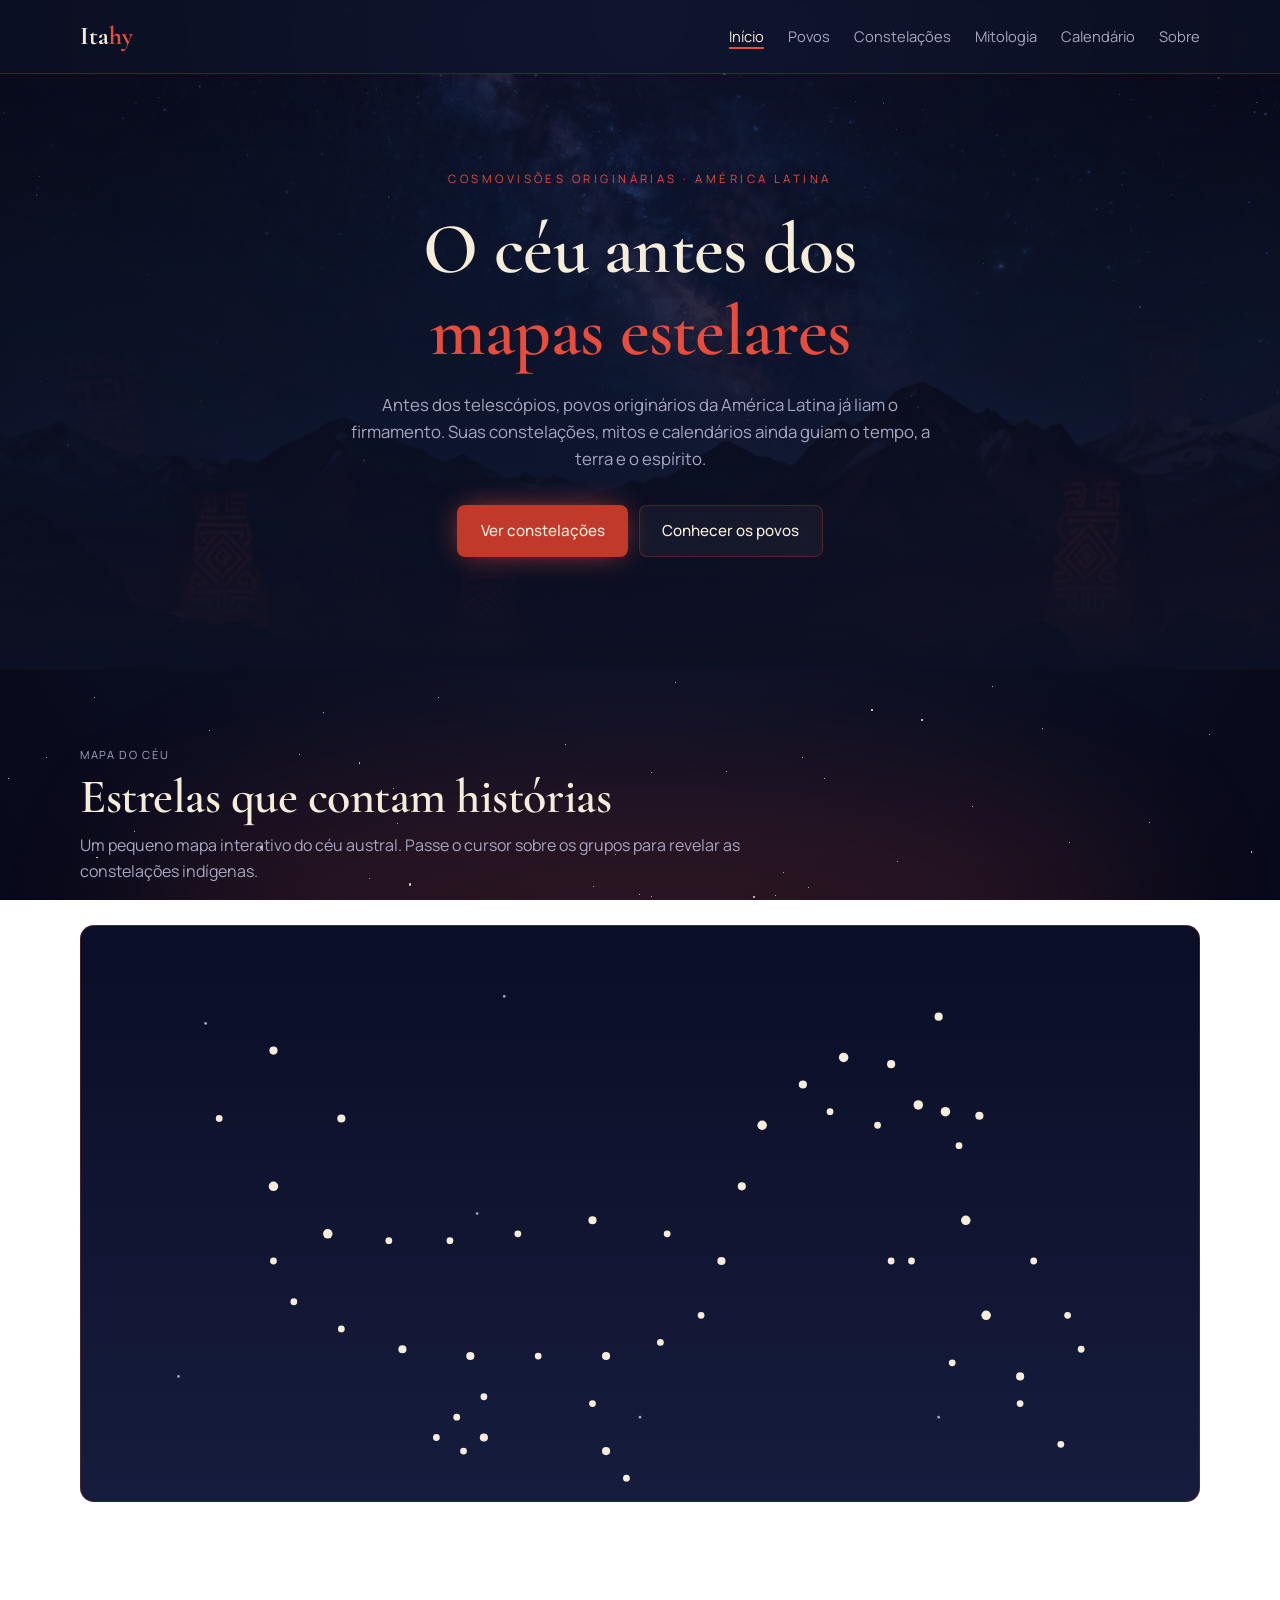
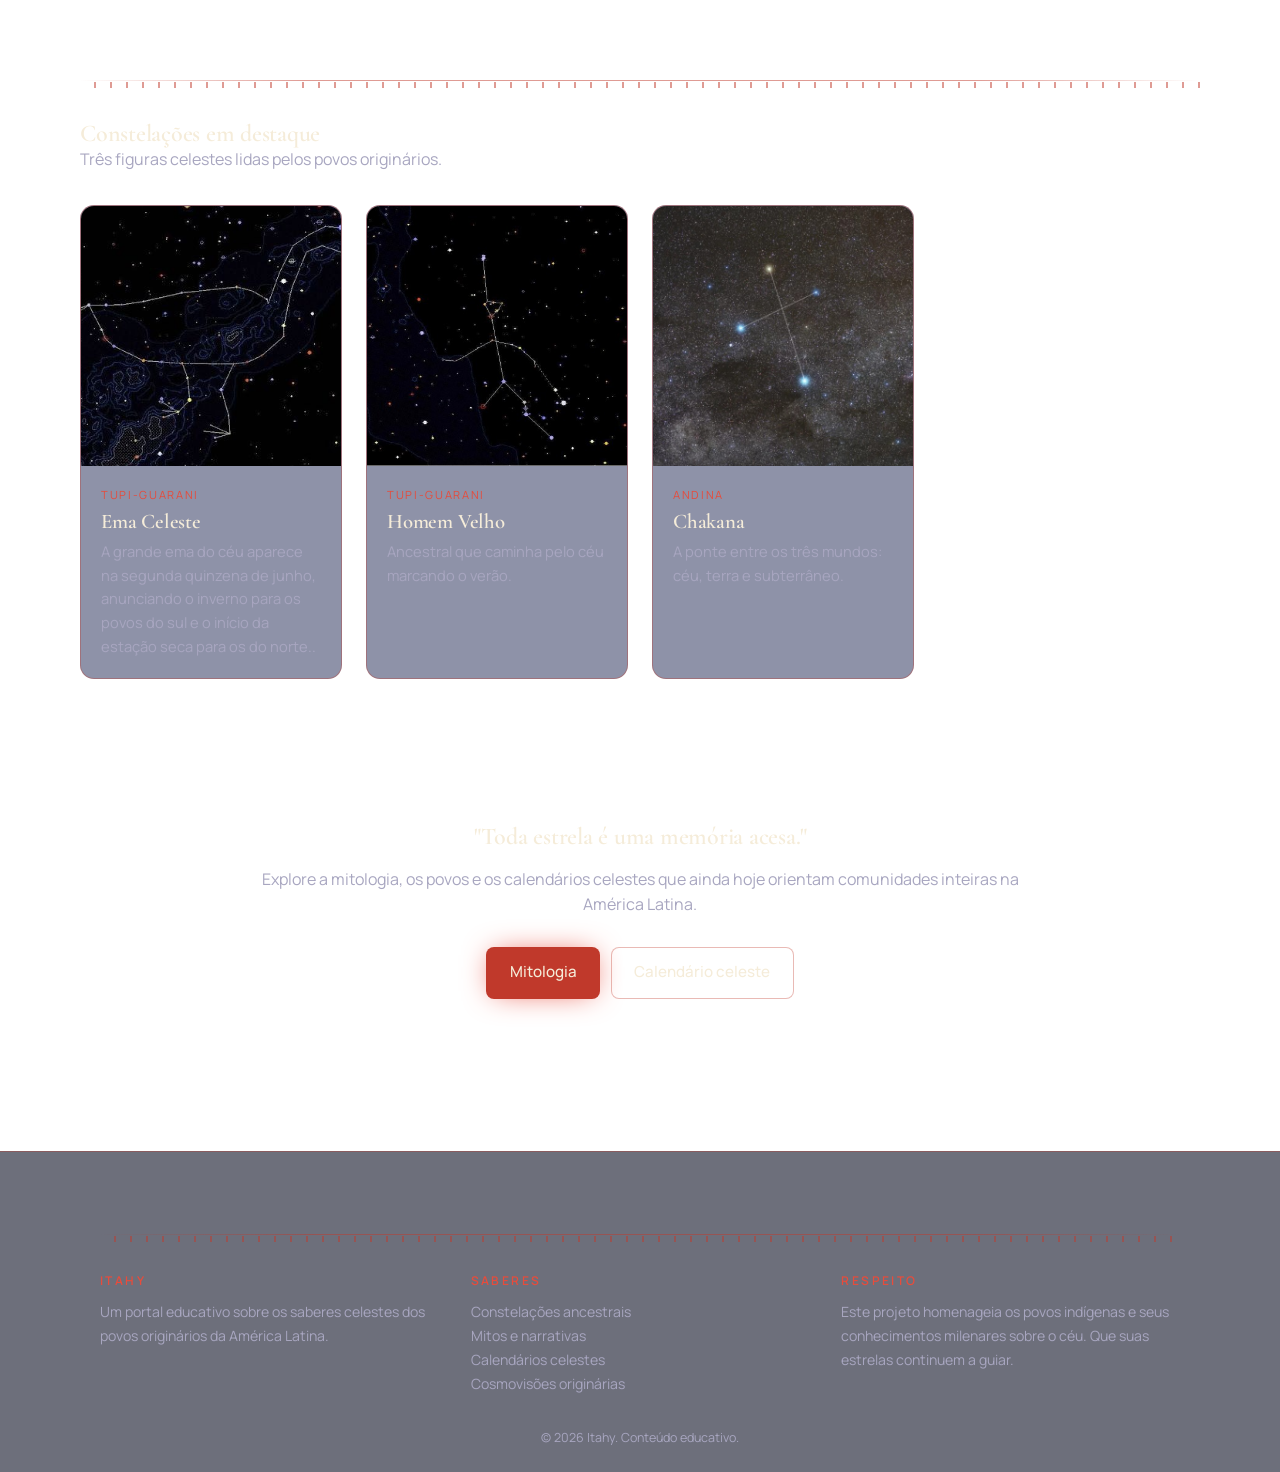
<file: index.html>
<!DOCTYPE html>
<html lang="pt-BR">
<head>
<meta charset="UTF-8">
<meta name="viewport" content="width=device-width, initial-scale=1">
<title>Itahy — Astronomia Indígena da América Latina</title>
<meta name="description" content="Um portal sobre os saberes celestes dos povos originários da América Latina: constelações, mitos, calendários e cosmovisões.">
<link rel="preconnect" href="https://fonts.googleapis.com">
<link rel="preconnect" href="https://fonts.gstatic.com" crossorigin>
<link rel="stylesheet" href="https://fonts.googleapis.com/css2?family=Cormorant+Garamond:wght@500;600;700&family=Manrope:wght@400;500;600;700&display=swap">
<link rel="stylesheet" href="style.css">
</head>
<body>
<div class="starfield" aria-hidden="true"></div>

<header class="site-header">
  <div class="container nav">
    <a href="index.html" class="brand">Ita<span>hy</span></a>
    <button class="nav-toggle" aria-label="Menu">☰</button>
    <ul class="nav-links">
      <li><a href="index.html" class="active">Início</a></li>
      <li><a href="povos.html">Povos</a></li>
      <li><a href="constelacoes.html">Constelações</a></li>
      <li><a href="mitologia.html">Mitologia</a></li>
      <li><a href="calendario.html">Calendário</a></li>
      <li><a href="sobre.html">Sobre</a></li>
    </ul>
  </div>
</header>

<main>
  <section class="hero">
    <div class="hero-bg">
      <img src="images/hero-ceu-andino.jpg" alt="Céu noturno andino com grafismos indígenas em vermelho">
    </div>
    <p class="eyebrow">Cosmovisões originárias · América Latina</p>
    <h1 class="fade-in">O céu antes dos<br><span class="accent">mapas estelares</span></h1>
    <p class="lede">Antes dos telescópios, povos originários da América Latina já liam o firmamento. Suas constelações, mitos e calendários ainda guiam o tempo, a terra e o espírito.</p>
    <div class="cta-row">
      <a href="constelacoes.html" class="btn btn-primary">Ver constelações</a>
      <a href="povos.html" class="btn btn-ghost">Conhecer os povos</a>
    </div>
  </section>

  <section class="section container">
    <div class="section-head">
      <p class="tag">Mapa do céu</p>
      <h2>Estrelas que contam histórias</h2>
      <p>Um pequeno mapa interativo do céu austral. Passe o cursor sobre os grupos para revelar as constelações indígenas.</p>
    </div>
    <div class="sky-map">
      <svg viewBox="0 0 800 400" preserveAspectRatio="xMidYMid meet">

       <!-- Cruz e Chakana -->
<g class="const-group">

    <!-- Formato original de cruz, apenas reposicionado -->
    <line class="const-line"
          x1="130" y1="80"
          x2="130" y2="180"/>

    <line class="const-line"
          x1="90" y1="130"
          x2="180" y2="130"/>

    <!-- 4 estrelas, mantendo a disposição original -->
    <circle class="star-dot"
            cx="130" cy="80"
            r="3"
            fill="#f5ecd9"/>

    <circle class="star-dot"
            cx="130" cy="180"
            r="3.5"
            fill="#f5ecd9"/>

    <circle class="star-dot"
            cx="90" cy="130"
            r="2.5"
            fill="#f5ecd9"/>

    <circle class="star-dot"
            cx="180" cy="130"
            r="3"
            fill="#f5ecd9"/>

    <text class="const-label"
          x="80"
          y="65">
        Chakana · Cruzeiro do Sul
    </text>

</g>
       <!-- Ema Celeste -->
<g class="const-group">

    <!-- Corpo principal -->
    <line class="const-line" x1="130" y1="235" x2="170" y2="215"/>
    <line class="const-line" x1="170" y1="215" x2="215" y2="220"/>
    <line class="const-line" x1="215" y1="220" x2="260" y2="220"/>
    <line class="const-line" x1="260" y1="220" x2="310" y2="215"/>
    <line class="const-line" x1="310" y1="215" x2="365" y2="205"/>
    <line class="const-line" x1="365" y1="205" x2="420" y2="215"/>
    <line class="const-line" x1="420" y1="215" x2="460" y2="235"/>

    <!-- Parte inferior do corpo -->
    <line class="const-line" x1="130" y1="235" x2="145" y2="265"/>
    <line class="const-line" x1="145" y1="265" x2="180" y2="285"/>
    <line class="const-line" x1="180" y1="285" x2="225" y2="300"/>
    <line class="const-line" x1="225" y1="300" x2="275" y2="305"/>
    <line class="const-line" x1="275" y1="305" x2="325" y2="305"/>
    <line class="const-line" x1="325" y1="305" x2="375" y2="305"/>
    <line class="const-line" x1="375" y1="305" x2="415" y2="295"/>
    <line class="const-line" x1="415" y1="295" x2="445" y2="275"/>
    <line class="const-line" x1="445" y1="275" x2="460" y2="235"/>

    <!-- Pescoço -->
    <line class="const-line" x1="460" y1="235" x2="475" y2="180"/>
    <line class="const-line" x1="475" y1="180" x2="490" y2="135"/>
    <line class="const-line" x1="490" y1="135" x2="520" y2="105"/>

    <!-- Cabeça -->
    <line class="const-line" x1="520" y1="105" x2="550" y2="85"/>
    <line class="const-line" x1="550" y1="85" x2="585" y2="90"/>
    <line class="const-line" x1="585" y1="90" x2="605" y2="120"/>
    <line class="const-line" x1="605" y1="120" x2="575" y2="135"/>
    <line class="const-line" x1="575" y1="135" x2="540" y2="125"/>
    <line class="const-line" x1="540" y1="125" x2="490" y2="135"/>

    <!-- Perna esquerda -->
    <line class="const-line" x1="275" y1="305" x2="285" y2="335"/>
    <line class="const-line" x1="285" y1="335" x2="285" y2="365"/>
    <line class="const-line" x1="285" y1="365" x2="270" y2="375"/>
    <line class="const-line" x1="270" y1="375" x2="250" y2="365"/>
    <line class="const-line" x1="250" y1="365" x2="265" y2="350"/>
    <line class="const-line" x1="265" y1="350" x2="285" y2="365"/>

    <!-- Perna direita -->
    <line class="const-line" x1="375" y1="305" x2="365" y2="340"/>
    <line class="const-line" x1="365" y1="340" x2="375" y2="375"/>
    <line class="const-line" x1="375" y1="375" x2="390" y2="395"/>
    <line class="const-line" x1="390" y1="395" x2="385" y2="410"/>

    <!-- Pontos da constelação -->

    <!-- Cauda -->
    <circle class="star-dot" cx="130" cy="235" r="2.5" fill="#f5ecd9"/>
    <circle class="star-dot" cx="170" cy="215" r="3.5" fill="#f5ecd9"/>
    <circle class="star-dot" cx="215" cy="220" r="2.5" fill="#f5ecd9"/>
    <circle class="star-dot" cx="260" cy="220" r="2.5" fill="#f5ecd9"/>

    <!-- Corpo -->
    <circle class="star-dot" cx="310" cy="215" r="2.5" fill="#f5ecd9"/>
    <circle class="star-dot" cx="365" cy="205" r="3" fill="#f5ecd9"/>
    <circle class="star-dot" cx="420" cy="215" r="2.5" fill="#f5ecd9"/>
    <circle class="star-dot" cx="460" cy="235" r="3" fill="#f5ecd9"/>

    <circle class="star-dot" cx="145" cy="265" r="2.5" fill="#f5ecd9"/>
    <circle class="star-dot" cx="180" cy="285" r="2.5" fill="#f5ecd9"/>
    <circle class="star-dot" cx="225" cy="300" r="3" fill="#f5ecd9"/>
    <circle class="star-dot" cx="275" cy="305" r="3" fill="#f5ecd9"/>
    <circle class="star-dot" cx="325" cy="305" r="2.5" fill="#f5ecd9"/>
    <circle class="star-dot" cx="375" cy="305" r="3" fill="#f5ecd9"/>
    <circle class="star-dot" cx="415" cy="295" r="2.5" fill="#f5ecd9"/>
    <circle class="star-dot" cx="445" cy="275" r="2.5" fill="#f5ecd9"/>

    <!-- Pescoço -->
    <circle class="star-dot" cx="475" cy="180" r="3" fill="#f5ecd9"/>
    <circle class="star-dot" cx="490" cy="135" r="3.5" fill="#f5ecd9"/>

    <!-- Cabeça -->
    <circle class="star-dot" cx="520" cy="105" r="3" fill="#f5ecd9"/>
    <circle class="star-dot" cx="550" cy="85" r="3.5" fill="#f5ecd9"/>
    <circle class="star-dot" cx="585" cy="90" r="3" fill="#f5ecd9"/>
    <circle class="star-dot" cx="605" cy="120" r="3.5" fill="#f5ecd9"/>
    <circle class="star-dot" cx="575" cy="135" r="2.5" fill="#f5ecd9"/>
    <circle class="star-dot" cx="540" cy="125" r="2.5" fill="#f5ecd9"/>

    <!-- Perna esquerda -->
    <circle class="star-dot" cx="285" cy="335" r="2.5" fill="#f5ecd9"/>
    <circle class="star-dot" cx="285" cy="365" r="3" fill="#f5ecd9"/>
    <circle class="star-dot" cx="270" cy="375" r="2.5" fill="#f5ecd9"/>
    <circle class="star-dot" cx="250" cy="365" r="2.5" fill="#f5ecd9"/>
    <circle class="star-dot" cx="265" cy="350" r="2.5" fill="#f5ecd9"/>

    <!-- Perna direita -->
    <circle class="star-dot" cx="365" cy="340" r="2.5" fill="#f5ecd9"/>
    <circle class="star-dot" cx="375" cy="375" r="3" fill="#f5ecd9"/>
    <circle class="star-dot" cx="390" cy="395" r="2.5" fill="#f5ecd9"/>
    <circle class="star-dot" cx="385" cy="410" r="2.5" fill="#f5ecd9"/>

    <!-- Legenda -->
    <text class="const-label"
          x="360"
          y="195">
        Ema Celeste · Guirá Nhandu
    </text>

</g>
<!-- Homem Velho · Tupinambá -->
<g class="const-group">

    <!-- Cabeça / parte superior -->
    <line class="const-line"
          x1="620" y1="55"
          x2="625" y2="125"/>

    <line class="const-line"
          x1="625" y1="125"
          x2="650" y2="128"/>

    <line class="const-line"
          x1="650" y1="128"
          x2="635" y2="150"/>

    <line class="const-line"
          x1="635" y1="150"
          x2="625" y2="125"/>

    <!-- Pescoço / tronco -->
    <line class="const-line"
          x1="635" y1="150"
          x2="640" y2="205"/>

    <line class="const-line"
          x1="640" y1="205"
          x2="655" y2="275"/>

    <!-- Braço esquerdo -->
    <line class="const-line"
          x1="640" y1="205"
          x2="600" y2="235"/>

    <line class="const-line"
          x1="600" y1="235"
          x2="585" y2="235"/>

    <!-- Braço direito -->
    <line class="const-line"
          x1="640" y1="205"
          x2="690" y2="235"/>

    <line class="const-line"
          x1="690" y1="235"
          x2="715" y2="275"/>

    <line class="const-line"
          x1="715" y1="275"
          x2="725" y2="300"/>

    <!-- Perna esquerda -->
    <line class="const-line"
          x1="655" y1="275"
          x2="630" y2="310"/>

    <!-- Perna direita -->
    <line class="const-line"
          x1="655" y1="275"
          x2="680" y2="320"/>

    <line class="const-line"
          x1="680" y1="320"
          x2="680" y2="340"/>

    <line class="const-line"
          x1="680" y1="340"
          x2="710" y2="370"/>


    <!-- ESTRELAS -->

    <!-- topo -->
    <circle class="star-dot"
            cx="620" cy="55"
            r="3"
            fill="#f5ecd9"/>

    <!-- cabeça -->
    <circle class="star-dot"
            cx="625" cy="125"
            r="3.5"
            fill="#f5ecd9"/>

    <circle class="star-dot"
            cx="650" cy="128"
            r="3"
            fill="#f5ecd9"/>

    <circle class="star-dot"
            cx="635" cy="150"
            r="2.5"
            fill="#f5ecd9"/>

    <!-- tronco -->
    <circle class="star-dot"
            cx="640" cy="205"
            r="3.5"
            fill="#f5ecd9"/>

    <circle class="star-dot"
            cx="655" cy="275"
            r="3.5"
            fill="#f5ecd9"/>

    <!-- braço esquerdo -->
    <circle class="star-dot"
            cx="600" cy="235"
            r="2.5"
            fill="#f5ecd9"/>

    <circle class="star-dot"
            cx="585" cy="235"
            r="2.5"
            fill="#f5ecd9"/>

    <!-- braço direito -->
    <circle class="star-dot"
            cx="690" cy="235"
            r="2.5"
            fill="#f5ecd9"/>

    <circle class="star-dot"
            cx="715" cy="275"
            r="2.5"
            fill="#f5ecd9"/>

    <circle class="star-dot"
            cx="725" cy="300"
            r="2.5"
            fill="#f5ecd9"/>

    <!-- pernas -->
    <circle class="star-dot"
            cx="630" cy="310"
            r="2.5"
            fill="#f5ecd9"/>

    <circle class="star-dot"
            cx="680" cy="320"
            r="3"
            fill="#f5ecd9"/>

    <circle class="star-dot"
            cx="680" cy="340"
            r="2.5"
            fill="#f5ecd9"/>

    <circle class="star-dot"
            cx="710" cy="370"
            r="2.5"
            fill="#f5ecd9"/>


    <!-- legenda -->
    <text class="const-label"
          x="520"
          y="50">
        Homem Velho · Tupinambá
    </text>

</g>
        <!-- decorative dim stars -->
        <circle cx="80" cy="60" r="1" fill="#a8a6c0"/>
        <circle cx="280" cy="200" r="1" fill="#a8a6c0"/>
        <circle cx="400" cy="350" r="1" fill="#a8a6c0"/>
        <circle cx="620" cy="350" r="1" fill="#a8a6c0"/>
        <circle cx="60" cy="320" r="1" fill="#a8a6c0"/>
        <circle cx="300" cy="40" r="1" fill="#a8a6c0"/>
      </svg>
    </div>
  </section>

  <section class="section container">
    <div class="ornament"></div>
    <h2>Constelações em destaque</h2>
    <p style="color:var(--muted); margin-bottom:2rem;">Três figuras celestes lidas pelos povos originários.</p>
    <div class="grid">
      <a href="constelacoes.html" class="card">
        <div class="card-img"><img src="images/Ema.jpeg" alt="Ema Celeste"></div>
        <div class="card-body">
          <span class="tag">Tupi-Guarani</span>
          <h3>Ema Celeste</h3>
          <p>A grande ema do céu aparece na segunda quinzena de junho, anunciando o inverno para os povos do sul e o início da estação seca para os do norte..</p>
        </div>
      </a>
      <a href="constelacoes.html" class="card">
        <div class="card-img"><img src="images/homem_velho.jpeg" alt="Homem Velho"></div>
        <div class="card-body">
          <span class="tag">Tupi-Guarani</span>
          <h3>Homem Velho</h3>
          <p>Ancestral que caminha pelo céu marcando o verão.</p>
        </div>
      </a>
      <a href="constelacoes.html" class="card">
        <div class="card-img"><img src="images/chakana.jpg" alt="Chakana"></div>
        <div class="card-body">
          <span class="tag">Andina</span>
          <h3>Chakana</h3>
          <p>A ponte entre os três mundos: céu, terra e subterrâneo.</p>
        </div>
      </a>
    </div>
  </section>

  <section class="section container" style="text-align:center; max-width:760px;">
    <h2>"Toda estrela é uma memória acesa."</h2>
    <p style="color:var(--muted); margin: 1rem 0 1.8rem;">Explore a mitologia, os povos e os calendários celestes que ainda hoje orientam comunidades inteiras na América Latina.</p>
    <div class="cta-row">
      <a href="mitologia.html" class="btn btn-primary">Mitologia</a>
      <a href="calendario.html" class="btn btn-ghost">Calendário celeste</a>
    </div>
  </section>
</main>

<footer class="site-footer">
  <div class="container">
    <div class="ornament"></div>
    <div class="footer-grid">
      <div>
        <h4>Itahy</h4>
        <p>Um portal educativo sobre os saberes celestes dos povos originários da América Latina.</p>
      </div>
      <div>
        <h4>Saberes</h4>
        <ul>
          <li>Constelações ancestrais</li>
          <li>Mitos e narrativas</li>
          <li>Calendários celestes</li>
          <li>Cosmovisões originárias</li>
        </ul>
      </div>
      <div>
        <h4>Respeito</h4>
        <p>Este projeto homenageia os povos indígenas e seus conhecimentos milenares sobre o céu. Que suas estrelas continuem a guiar.</p>
      </div>
    </div>
    <p class="footer-bottom">© 2026 Itahy. Conteúdo educativo.</p>
  </div>
</footer>

<script src="script.js"></script>
</body>
</html>
</file>
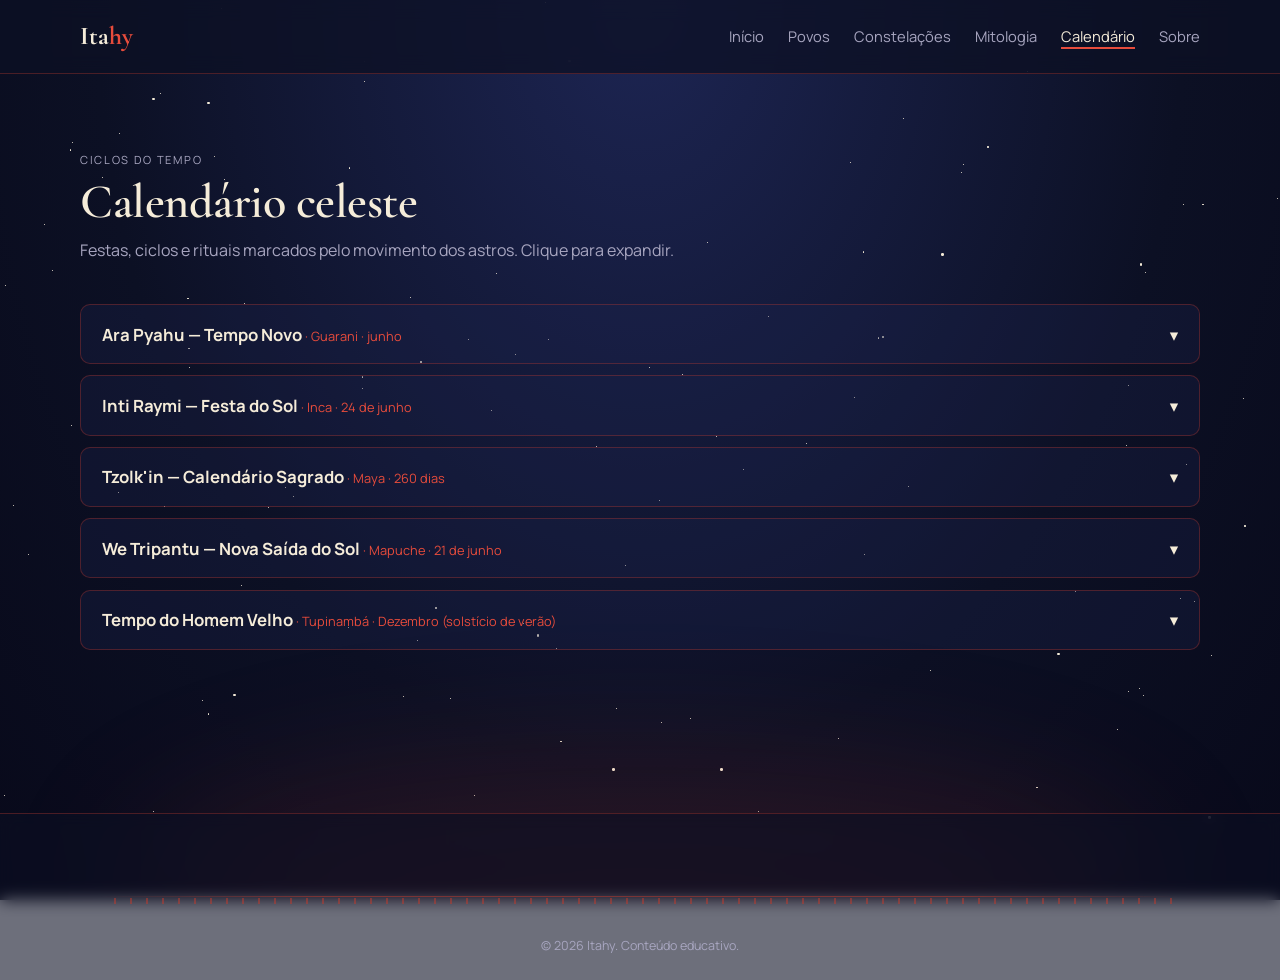
<file: calendario.html>
<!DOCTYPE html>
<html lang="pt-BR">
<head>
<meta charset="UTF-8">
<meta name="viewport" content="width=device-width, initial-scale=1">
<title>Calendário Celeste — Itahy</title>
<meta name="description" content="Ciclos sazonais e rituais dos povos originários: Ara Pyahu, Inti Raymi, Tzolk'in e We Tripantu.">
<link rel="preconnect" href="https://fonts.googleapis.com">
<link rel="preconnect" href="https://fonts.gstatic.com" crossorigin>
<link rel="stylesheet" href="https://fonts.googleapis.com/css2?family=Cormorant+Garamond:wght@500;600;700&family=Manrope:wght@400;500;600;700&display=swap">
<link rel="stylesheet" href="style.css">
</head>
<body>
<div class="starfield" aria-hidden="true"></div>

<header class="site-header">
  <div class="container nav">
    <a href="index.html" class="brand">Ita<span>hy</span></a>
    <button class="nav-toggle" aria-label="Menu">☰</button>
    <ul class="nav-links">
      <li><a href="index.html">Início</a></li>
      <li><a href="povos.html">Povos</a></li>
      <li><a href="constelacoes.html">Constelações</a></li>
      <li><a href="mitologia.html">Mitologia</a></li>
      <li><a href="calendario.html" class="active">Calendário</a></li>
      <li><a href="sobre.html">Sobre</a></li>
    </ul>
  </div>
</header>

<main>
  <section class="section container">
    <div class="section-head">
      <p class="tag">Ciclos do tempo</p>
      <h2>Calendário celeste</h2>
      <p>Festas, ciclos e rituais marcados pelo movimento dos astros. Clique para expandir.</p>
    </div>

    <div class="accordion">
      <div class="accordion-item">
        <button class="accordion-header">
          <span><strong>Ara Pyahu — Tempo Novo</strong> <span class="when">· Guarani · junho</span></span>
          <span class="chevron">▾</span>
        </button>
        <div class="accordion-body"><p>O ano novo Guarani começa com o nascimento heliacal das Plêiades (Eixu), por volta de junho. É o tempo da renovação, das festas e da preparação para o plantio. É uma tradição associada aos Guarani Mbya.</p></div>
      </div>

      <div class="accordion-item">
        <button class="accordion-header">
          <span><strong>Inti Raymi — Festa do Sol</strong> <span class="when">· Inca · 24 de junho</span></span>
          <span class="chevron">▾</span>
        </button>
        <div class="accordion-body"><p>Celebração ao Deus Inti no solstício de inverno do hemisfério sul. Em Cusco, marca o nascimento do novo ciclo solar e a entrega de oferendas para garantir colheitas fartas. O solstício de inverno "real" cai por volta de 21 de junho, mas a data de 24 de junho foi fixada por razões simbólicas/históricas, pois coincide com um feriado e com a reconstituição moderna de 1944 em Cusco. Hoje é uma encenação cultural, não uma continuidade ininterrupta desde os Incas.</p></div>
      </div>

      <div class="accordion-item">
        <button class="accordion-header">
          <span><strong>Tzolk'in — Calendário Sagrado</strong> <span class="when">· Maya · 260 dias</span></span>
          <span class="chevron">▾</span>
        </button>
        <div class="accordion-body"><p>Calendário ritual composto por 20 signos combinados com 13 números. Regulava cerimônias, agricultura e adivinhação. Combinado ao Haab' (365 dias), gerava a Roda Calendárica de 52 anos.</p></div>
      </div>

      <div class="accordion-item">
        <button class="accordion-header">
          <span><strong>We Tripantu — Nova Saída do Sol</strong> <span class="when">· Mapuche · 21 de junho</span></span>
          <span class="chevron">▾</span>
        </button>
        <div class="accordion-body"><p>Marca o retorno do sol após a noite mais longa. Famílias se reúnem antes do amanhecer para banhar-se nos rios e receber a energia renovada do ciclo que começa.</p></div>
      </div>

      <div class="accordion-item">
        <button class="accordion-header">
          <span><strong>Tempo do Homem Velho</strong> <span class="when">· Tupinambá · Dezembro (solstício de verão) </span></span>
          <span class="chevron">▾</span>
        </button>
        <div class="accordion-body"><p>A chegada da constelação do Homem Velho ao anoitecer anuncia a estação chuvosa e o tempo certo para o colheitas e plantios.</p></div>
      </div>
    </div>
  </section>
</main>

<footer class="site-footer">
  <div class="container">
    <div class="ornament"></div>
    <p class="footer-bottom">© 2026 Itahy. Conteúdo educativo.</p>
  </div>
</footer>

<script src="script.js"></script>
</body>
</html>
</file>
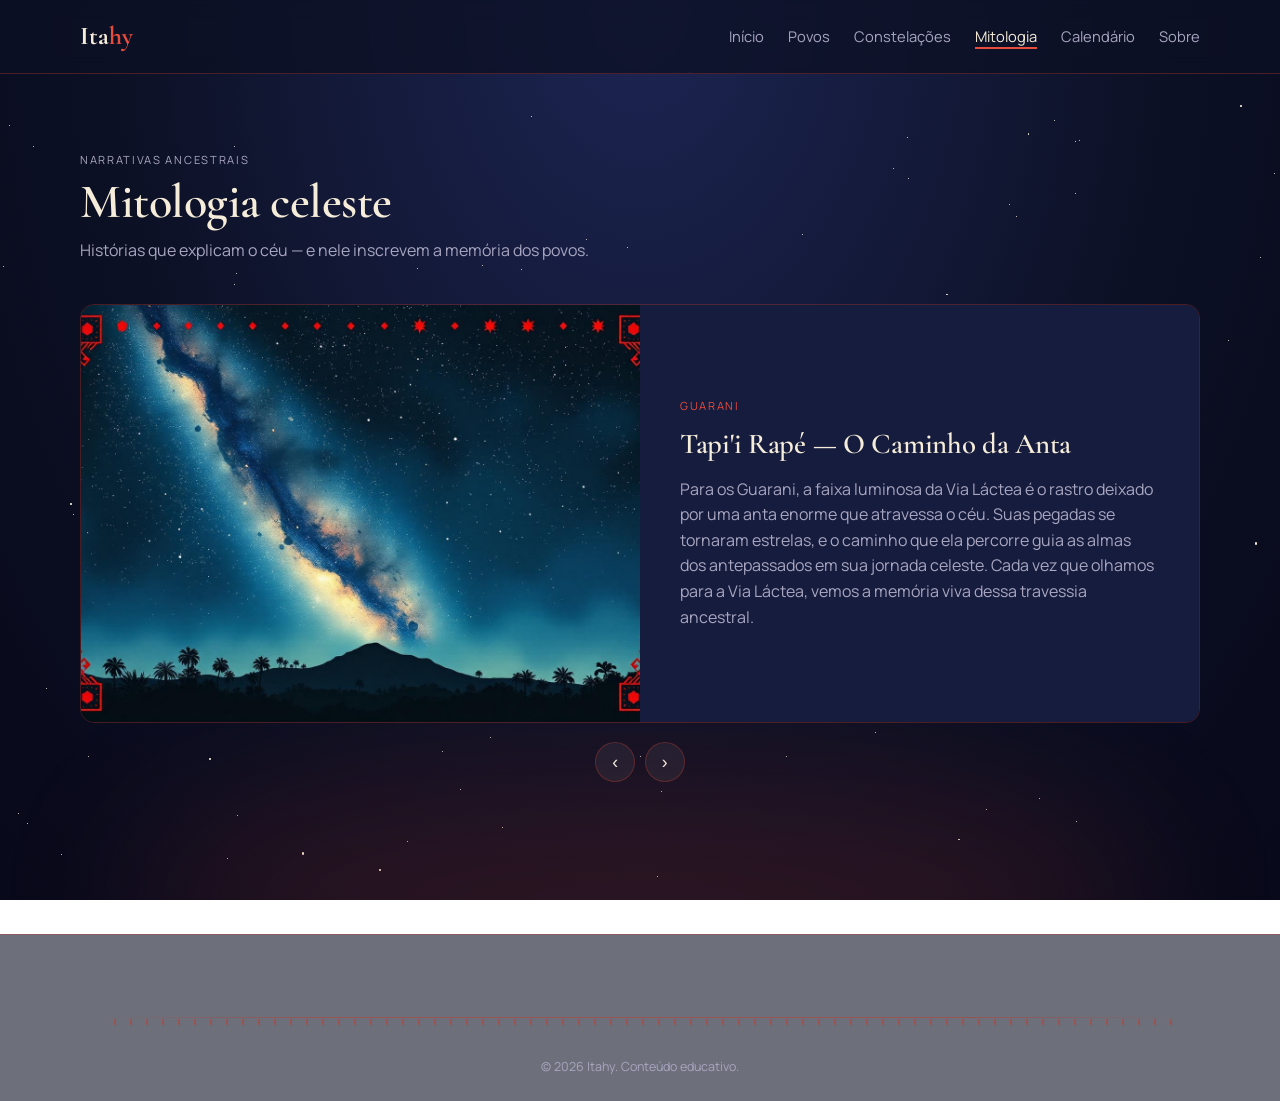
<file: mitologia.html>
<!DOCTYPE html>
<html lang="pt-BR">
<head>
<meta charset="UTF-8">
<meta name="viewport" content="width=device-width, initial-scale=1">
<title>Mitologia — Itahy</title>
<meta name="description" content="Mitos celestes dos povos originários: Caminho da Anta, Mama Quilla e os Gêmeos do Popol Vuh.">
<link rel="preconnect" href="https://fonts.googleapis.com">
<link rel="preconnect" href="https://fonts.gstatic.com" crossorigin>
<link rel="stylesheet" href="https://fonts.googleapis.com/css2?family=Cormorant+Garamond:wght@500;600;700&family=Manrope:wght@400;500;600;700&display=swap">
<link rel="stylesheet" href="style.css">
</head>
<body>
<div class="starfield" aria-hidden="true"></div>

<header class="site-header">
  <div class="container nav">
    <a href="index.html" class="brand">Ita<span>hy</span></a>
    <button class="nav-toggle" aria-label="Menu">☰</button>
    <ul class="nav-links">
      <li><a href="index.html">Início</a></li>
      <li><a href="povos.html">Povos</a></li>
      <li><a href="constelacoes.html">Constelações</a></li>
      <li><a href="mitologia.html" class="active">Mitologia</a></li>
      <li><a href="calendario.html">Calendário</a></li>
      <li><a href="sobre.html">Sobre</a></li>
    </ul>
  </div>
</header>

<main>
  <section class="section container">
    <div class="section-head">
      <p class="tag">Narrativas ancestrais</p>
      <h2>Mitologia celeste</h2>
      <p>Histórias que explicam o céu — e nele inscrevem a memória dos povos.</p>
    </div>

    <div class="carousel">
      <div class="carousel-track">
        <div class="carousel-slide">
          <img src="images/mito-via-lactea.jpg" alt="Via Láctea — Caminho da Anta">
          <div class="carousel-text">
            <span class="tag">Guarani</span>
            <h3>Tapi'i Rapé — O Caminho da Anta</h3>
            <p>Para os Guarani, a faixa luminosa da Via Láctea é o rastro deixado por uma anta enorme que atravessa o céu. Suas pegadas se tornaram estrelas, e o caminho que ela percorre guia as almas dos antepassados em sua jornada celeste. Cada vez que olhamos para a Via Láctea, vemos a memória viva dessa travessia ancestral.</p>
          </div>
        </div>

        <div class="carousel-slide">
          <img src="images/mama kila.webp" alt="Mama Quilla — Mãe Lua">
          <div class="carousel-text">
            <span class="tag">Inca</span>
            <h3>Mama Quilla — A Deusa da Lua</h3>
            <p>Mama Quilla, também conhecida como Mama-Kilya, era a deusa inca da Lua e esposa do deus Sol, Inti. Ela era reverenciada como a "Mãe Lua" e acreditava-se que regulava os ciclos menstruais das mulheres. As fases da lua, regidas por Mama Quilla, eram usadas para determinar a época dos festivais incas. A prata era considerada suas lágrimas. Ela era tipicamente representada como um disco de prata com feições humanas</p>
          </div>
        </div>

        <div class="carousel-slide">
          <img src="images/popol vuh.jpg" alt="Gêmeos do Popol Vuh">
          <div class="carousel-text">
            <span class="tag">Maya K'iche'</span>
            <h3>Os Gêmeos do Popol Vuh</h3>
            <p>No Popol Vuh, livro sagrado dos Maya K'iche', os gêmeos Hunahpú e Ixbalanqué descem ao Xibalbá, o mundo dos mortos, vencem os senhores da escuridão e sobem ao céu para se tornarem o Sol e a Lua. Suas façanhas explicam a origem da luz e o eterno movimento dos astros.</p>
          </div>
        </div>
      </div>
    </div>

    <div class="carousel-controls">
      <button class="carousel-prev" aria-label="Anterior">‹</button>
      <button class="carousel-next" aria-label="Próximo">›</button>
    </div>
  </section>
</main>

<footer class="site-footer">
  <div class="container">
    <div class="ornament"></div>
    <p class="footer-bottom">© 2026 Itahy. Conteúdo educativo.</p>
  </div>
</footer>

<script src="script.js"></script>
</body>
</html>
</file>
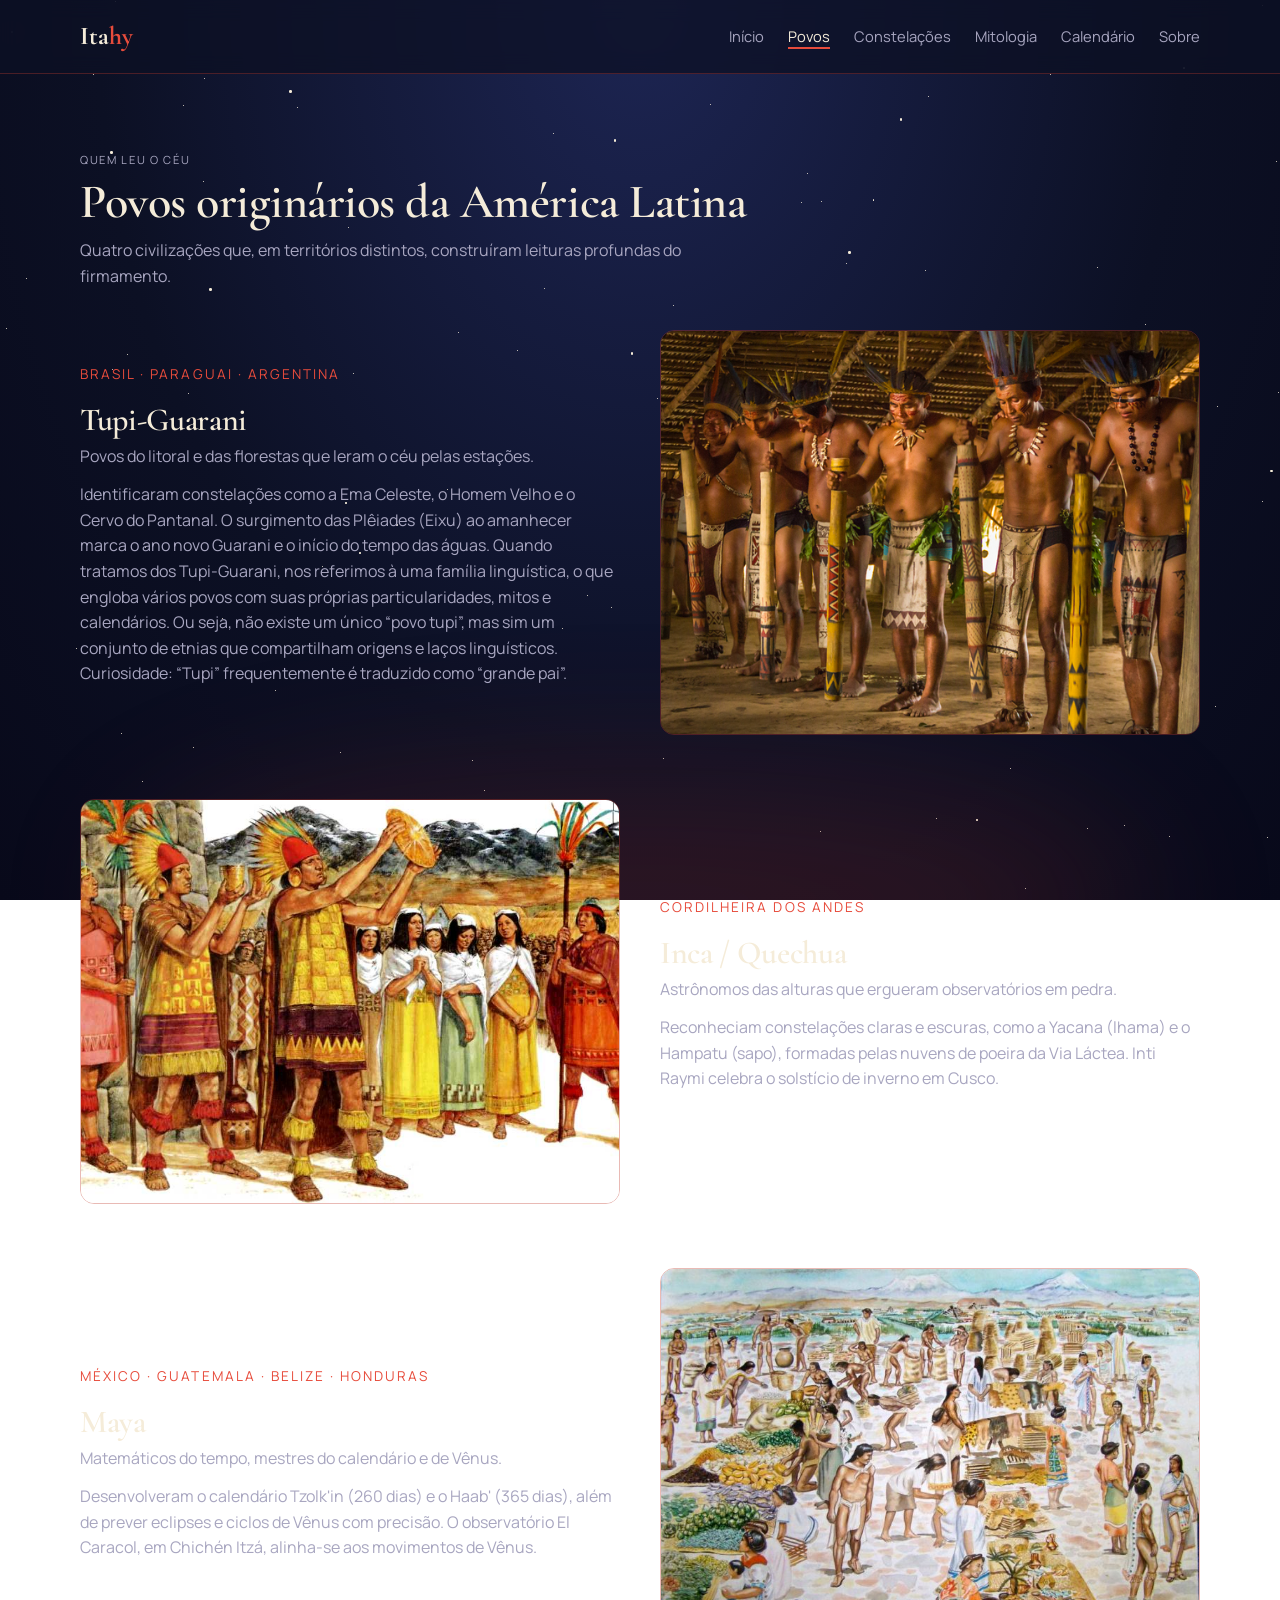
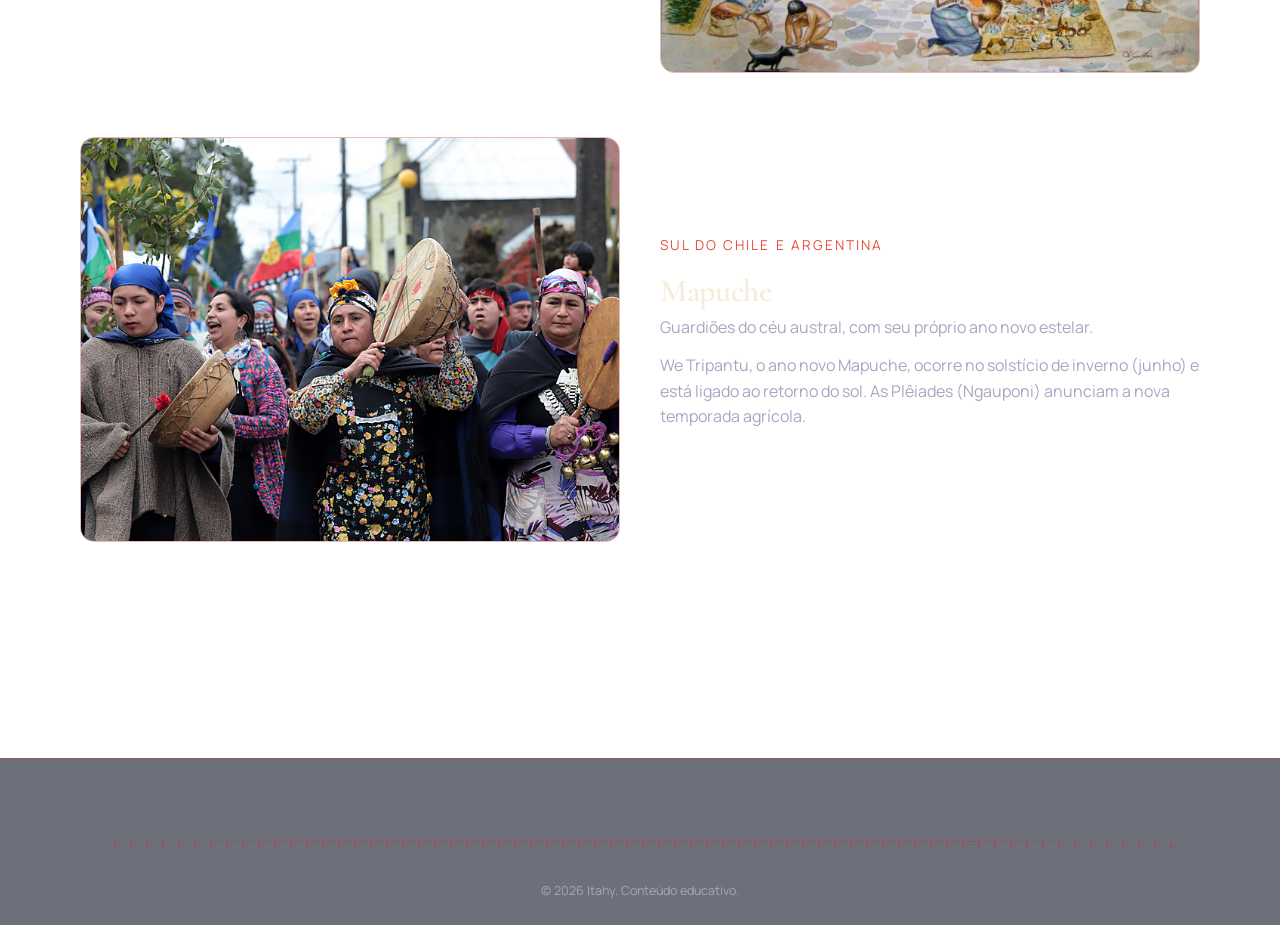
<file: povos.html>
<!DOCTYPE html>
<html lang="pt-BR">
<head>
<meta charset="UTF-8">
<meta name="viewport" content="width=device-width, initial-scale=1">
<title>Povos Originários — Itahy</title>
<meta name="description" content="Conheça os povos Tupi-Guarani, Inca, Maya e Mapuche e suas contribuições à astronomia.">
<link rel="preconnect" href="https://fonts.googleapis.com">
<link rel="preconnect" href="https://fonts.gstatic.com" crossorigin>
<link rel="stylesheet" href="https://fonts.googleapis.com/css2?family=Cormorant+Garamond:wght@500;600;700&family=Manrope:wght@400;500;600;700&display=swap">
<link rel="stylesheet" href="style.css">
</head>
<body>
<div class="starfield" aria-hidden="true"></div>

<header class="site-header">
  <div class="container nav">
    <a href="index.html" class="brand">Ita<span>hy</span></a>
    <button class="nav-toggle" aria-label="Menu">☰</button>
    <ul class="nav-links">
      <li><a href="index.html">Início</a></li>
      <li><a href="povos.html" class="active">Povos</a></li>
      <li><a href="constelacoes.html">Constelações</a></li>
      <li><a href="mitologia.html">Mitologia</a></li>
      <li><a href="calendario.html">Calendário</a></li>
      <li><a href="sobre.html">Sobre</a></li>
    </ul>
  </div>
</header>

<main>
  <section class="section container">
    <div class="section-head">
      <p class="tag">Quem leu o céu</p>
      <h2>Povos originários da América Latina</h2>
      <p>Quatro civilizações que, em territórios distintos, construíram leituras profundas do firmamento.</p>
    </div>

    <div class="detail-row">
      <div class="detail-img-wrap"><img src="images/tupi guarani.jpg" alt="Povo Tupi-Guarani"></div>
      <div>
        <p class="region">Brasil · Paraguai · Argentina</p>
        <h3>Tupi-Guarani</h3>
        <p>Povos do litoral e das florestas que leram o céu pelas estações.</p>
        <p>Identificaram constelações como a Ema Celeste, o Homem Velho e o Cervo do Pantanal. O surgimento das Plêiades (Eixu) ao amanhecer marca o ano novo Guarani e o início do tempo das águas. Quando tratamos dos Tupi-Guarani, nos referimos à uma família linguística, o que engloba vários povos com suas próprias particularidades, mitos e calendários. Ou seja, não existe um único “povo tupi”, mas sim um conjunto de etnias que compartilham origens e laços linguísticos. 
Curiosidade: “Tupi” frequentemente é traduzido como “grande pai”.
</p>
      </div>
    </div>

    <div class="detail-row">
      <div class="detail-img-wrap"><img src="images/inca.jpg" alt="Povo Inca"></div>
      <div>
        <p class="region">Cordilheira dos Andes</p>
        <h3>Inca / Quechua</h3>
        <p>Astrônomos das alturas que ergueram observatórios em pedra.</p>
        <p>Reconheciam constelações claras e escuras, como a Yacana (lhama) e o Hampatu (sapo), formadas pelas nuvens de poeira da Via Láctea. Inti Raymi celebra o solstício de inverno em Cusco.</p>
      </div>
    </div>

    <div class="detail-row">
      <div class="detail-img-wrap"><img src="images/maia.jpg" alt="Povo Maya"></div>
      <div>
        <p class="region">México · Guatemala · Belize · Honduras</p>
        <h3>Maya</h3>
        <p>Matemáticos do tempo, mestres do calendário e de Vênus.</p>
        <p>Desenvolveram o calendário Tzolk'in (260 dias) e o Haab' (365 dias), além de prever eclipses e ciclos de Vênus com precisão. O observatório El Caracol, em Chichén Itzá, alinha-se aos movimentos de Vênus.</p>
      </div>
    </div>

    <div class="detail-row">
      <div class="detail-img-wrap"><img src="images/mapuche.jpeg" alt="Povo Mapuche"></div>
      <div>
        <p class="region">Sul do Chile e Argentina</p>
        <h3>Mapuche</h3>
        <p>Guardiões do céu austral, com seu próprio ano novo estelar.</p>
        <p>We Tripantu, o ano novo Mapuche, ocorre no solstício de inverno (junho) e está ligado ao retorno do sol. As Plêiades (Ngauponi) anunciam a nova temporada agrícola.</p>
      </div>
    </div>
  </section>
</main>

<footer class="site-footer">
  <div class="container">
    <div class="ornament"></div>
    <p class="footer-bottom">© 2026 Itahy. Conteúdo educativo.</p>
  </div>
</footer>

<script src="script.js"></script>
</body>
</html>
</file>
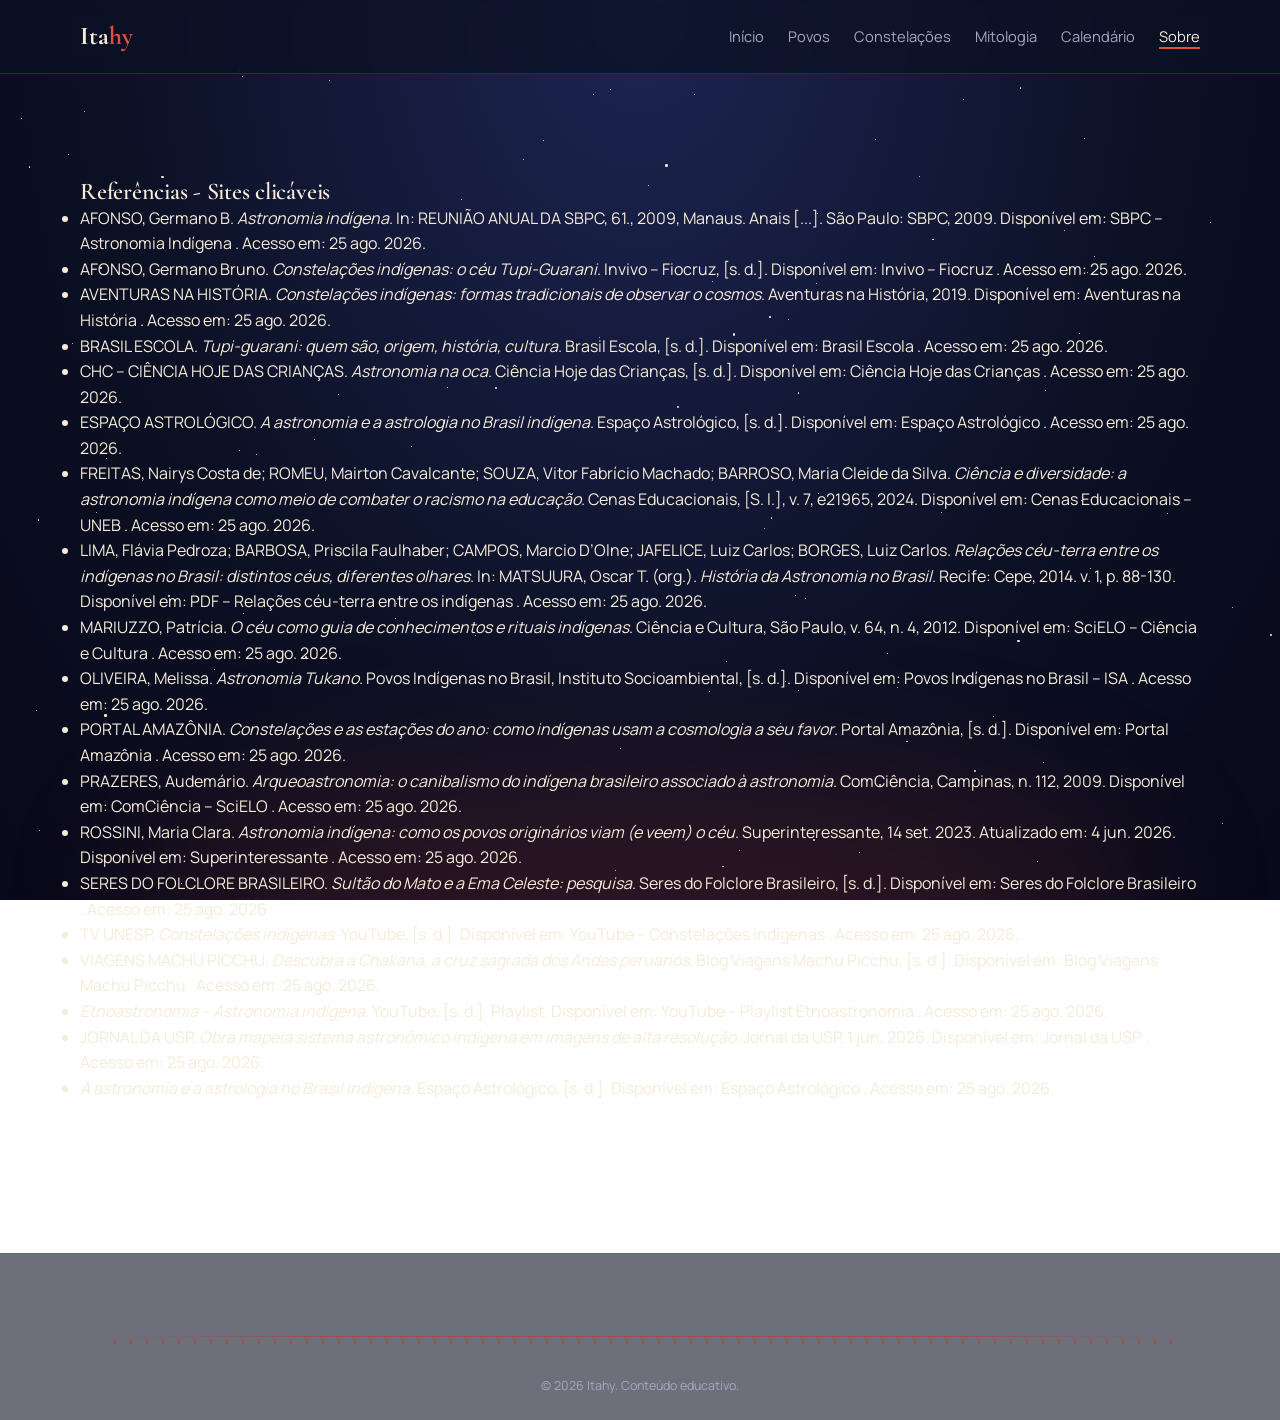
<file: sobre.html>
<!DOCTYPE html>
<html lang="pt-BR">
<head>
<meta charset="UTF-8">
<meta name="viewport" content="width=device-width, initial-scale=1">
<title>Sobre — Itahy</title>
<meta name="description" content="Sobre o projeto Itahy: astronomia indígena da América Latina.">
<link rel="preconnect" href="https://fonts.googleapis.com">
<link rel="preconnect" href="https://fonts.gstatic.com" crossorigin>
<link rel="stylesheet" href="https://fonts.googleapis.com/css2?family=Cormorant+Garamond:wght@500;600;700&family=Manrope:wght@400;500;600;700&display=swap">
<link rel="stylesheet" href="style.css">
</head>
<body>
<div class="starfield" aria-hidden="true"></div>

<header class="site-header">
  <div class="container nav">
    <a href="index.html" class="brand">Ita<span>hy</span></a>
    <button class="nav-toggle" aria-label="Menu">☰</button>
    <ul class="nav-links">
      <li><a href="index.html">Início</a></li>
      <li><a href="povos.html">Povos</a></li>
      <li><a href="constelacoes.html">Constelações</a></li>
      <li><a href="mitologia.html">Mitologia</a></li>
      <li><a href="calendario.html">Calendário</a></li>
      <li><a href="sobre.html" class="active">Sobre</a></li>
    </ul>
  </div>
</header>

<main>
  <section class="section container">
    
     <h3 style="margin-top:2rem; font-size:1.5rem;">Referências - Sites clicáveis</h3>

<ul>

    <li>
        AFONSO, Germano B. 
        <em>Astronomia indígena</em>. 
        In: REUNIÃO ANUAL DA SBPC, 61., 2009, Manaus. 
        Anais [...]. São Paulo: SBPC, 2009. 
        Disponível em:
        <a href="https://www.sbpcnet.org.br/livro/61ra/conferencias/CO_GermanoAfonso.pdf" target="_blank">
            SBPC – Astronomia Indígena
        </a>.
        Acesso em: 25 ago. 2026.
    </li>

    <li>
        AFONSO, Germano Bruno. 
        <em>Constelações indígenas: o céu Tupi-Guarani</em>. 
        Invivo – Fiocruz, [s. d.]. 
        Disponível em:
        <a href="https://www.invivo.fiocruz.br/cienciaetecnologia/ceu-tupi-guarani/" target="_blank">
            Invivo – Fiocruz
        </a>.
        Acesso em: 25 ago. 2026.
    </li>

    <li>
        AVENTURAS NA HISTÓRIA. 
        <em>Constelações indígenas: formas tradicionais de observar o cosmos</em>. 
        Aventuras na História, 2019. 
        Disponível em:
        <a href="https://aventurasnahistoria.uol.com.br/noticias/reportagem/constelacoes-indigenas-formas-tradicionais-de-observar-o-cosmos.phtml" target="_blank">
            Aventuras na História
        </a>.
        Acesso em: 25 ago. 2026.
    </li>

    <li>
        BRASIL ESCOLA. 
        <em>Tupi-guarani: quem são, origem, história, cultura</em>. 
        Brasil Escola, [s. d.]. 
        Disponível em:
        <a href="https://brasilescola.uol.com.br/historiab/tupi-guarani.htm" target="_blank">
            Brasil Escola
        </a>.
        Acesso em: 25 ago. 2026.
    </li>

    <li>
        CHC – CIÊNCIA HOJE DAS CRIANÇAS. 
        <em>Astronomia na oca</em>. 
        Ciência Hoje das Crianças, [s. d.]. 
        Disponível em:
        <a href="https://chc.org.br/astronomia-na-oca/" target="_blank">
            Ciência Hoje das Crianças
        </a>.
        Acesso em: 25 ago. 2026.
    </li>

    <li>
        ESPAÇO ASTROLÓGICO. 
        <em>A astronomia e a astrologia no Brasil indígena</em>. 
        Espaço Astrológico, [s. d.]. 
        Disponível em:
        <a href="https://espacoastrologico.com.br/a-astronomia-e-a-astrologia-no-brasil-indigena/" target="_blank">
            Espaço Astrológico
        </a>.
        Acesso em: 25 ago. 2026.
    </li>

    <li>
        FREITAS, Nairys Costa de; ROMEU, Mairton Cavalcante; SOUZA, Vitor Fabrício Machado; BARROSO, Maria Cleide da Silva. 
        <em>Ciência e diversidade: a astronomia indígena como meio de combater o racismo na educação</em>. 
        Cenas Educacionais, [S. l.], v. 7, e21965, 2024. 
        Disponível em:
        <a href="https://www.revistas.uneb.br/cenaseducacionais/article/view/21965" target="_blank">
            Cenas Educacionais – UNEB
        </a>.
        Acesso em: 25 ago. 2026.
    </li>

    <li>
        LIMA, Flávia Pedroza; BARBOSA, Priscila Faulhaber; CAMPOS, Marcio D’Olne; JAFELICE, Luiz Carlos; BORGES, Luiz Carlos. 
        <em>Relações céu-terra entre os indígenas no Brasil: distintos céus, diferentes olhares</em>. 
        In: MATSUURA, Oscar T. (org.). 
        <em>História da Astronomia no Brasil</em>. 
        Recife: Cepe, 2014. v. 1, p. 88-130. 
        Disponível em:
        <a href="https://d1wqtxts1xzle7.cloudfront.net/58103815/Astronomia_Indigena_HAB_2013-libre.pdf" target="_blank">
            PDF – Relações céu-terra entre os indígenas
        </a>.
        Acesso em: 25 ago. 2026.
    </li>

    <li>
        MARIUZZO, Patrícia. 
        <em>O céu como guia de conhecimentos e rituais indígenas</em>. 
        Ciência e Cultura, São Paulo, v. 64, n. 4, 2012. 
        Disponível em:
        <a href="http://cienciaecultura.bvs.br/scielo.php?pid=S0009-67252012000400023&script=sci_arttext" target="_blank">
            SciELO – Ciência e Cultura
        </a>.
        Acesso em: 25 ago. 2026.
    </li>

    <li>
        OLIVEIRA, Melissa. 
        <em>Astronomia Tukano</em>. 
        Povos Indígenas no Brasil, Instituto Socioambiental, [s. d.]. 
        Disponível em:
        <a href="https://pib.socioambiental.org/pt/Astronomia_tukano" target="_blank">
            Povos Indígenas no Brasil – ISA
        </a>.
        Acesso em: 25 ago. 2026.
    </li>

    <li>
        PORTAL AMAZÔNIA. 
        <em>Constelações e as estações do ano: como indígenas usam a cosmologia a seu favor</em>. 
        Portal Amazônia, [s. d.]. 
        Disponível em:
        <a href="https://portalamazonia.com/amazonia/constelacoes-e-as-estacoes-do-ano-como-indigenas-usam-a-cosmologia-ao-seu-favor" target="_blank">
            Portal Amazônia
        </a>.
        Acesso em: 25 ago. 2026.
    </li>

    <li>
        PRAZERES, Audemário. 
        <em>Arqueoastronomia: o canibalismo do indígena brasileiro associado à astronomia</em>. 
        ComCiência, Campinas, n. 112, 2009. 
        Disponível em:
        <a href="https://comciencia.scielo.br/scielo.php?script=sci_arttext&pid=S1519-76542009000800011&lng=pt&nrm=iso&tlng=pt" target="_blank">
            ComCiência – SciELO
        </a>.
        Acesso em: 25 ago. 2026.
    </li>

    <li>
        ROSSINI, Maria Clara. 
        <em>Astronomia indígena: como os povos originários viam (e veem) o céu</em>. 
        Superinteressante, 14 set. 2023. Atualizado em: 4 jun. 2026. 
        Disponível em:
        <a href="https://super.abril.com.br/ciencia/astronomia-indigena-como-os-povos-originarios-viam-e-veem-o-ceu/" target="_blank">
            Superinteressante
        </a>.
        Acesso em: 25 ago. 2026.
    </li>

    <li>
        SERES DO FOLCLORE BRASILEIRO. 
        <em>Sultão do Mato e a Ema Celeste: pesquisa</em>. 
        Seres do Folclore Brasileiro, [s. d.]. 
        Disponível em:
        <a href="https://www.seresdofolclorebrasileiro.com.br/obras/obras-fundadoras/sult%C3%A3o-do-mato-e-a-ema-celeste/pesquisa-sult%C3%A3o-do-mato-e-a-ema-celeste" target="_blank">
            Seres do Folclore Brasileiro
        </a>.
        Acesso em: 25 ago. 2026.
    </li>

    <li>
        TV UNESP. 
        <em>Constelações indígenas</em>. 
        YouTube, [s. d.]. 
        Disponível em:
        <a href="https://youtu.be/8TqXHNBpAbk" target="_blank">
            YouTube – Constelações indígenas
        </a>.
        Acesso em: 25 ago. 2026.
    </li>

    <li>
        VIAGENS MACHU PICCHU. 
        <em>Descubra a Chakana, a cruz sagrada dos Andes peruanos</em>. 
        Blog Viagens Machu Picchu, [s. d.]. 
        Disponível em:
        <a href="https://blog.viagensmachupicchu.com.br/descubra-a-chakana-a-cruz-sagrada-dos-andes-peruanos/" target="_blank">
            Blog Viagens Machu Picchu
        </a>.
        Acesso em: 25 ago. 2026.
    </li>

    <li>
        <em>Etnoastronomia – Astronomia indígena</em>. 
        YouTube, [s. d.]. Playlist. 
        Disponível em:
        <a href="https://www.youtube.com/playlist?list=PLKFOy8Re6TKdm78NItgQC-CoJc--qPv5s" target="_blank">
            YouTube – Playlist Etnoastronomia
        </a>.
        Acesso em: 25 ago. 2026.
    </li>

    <li>
        JORNAL DA USP. 
        <em>Obra mapeia sistema astronômico indígena em imagens de alta resolução</em>. 
        Jornal da USP, 1 jun. 2026. 
        Disponível em:
        <a href="https://jornal.usp.br/diversidade/obra-mapeia-sistema-astronomico-indigena-em-imagens-de-alta-resolucao/" target="_blank">
            Jornal da USP
        </a>.
        Acesso em: 25 ago. 2026.
    </li>

    <li>
        <em>A astronomia e a astrologia no Brasil indígena</em>. 
        Espaço Astrológico, [s. d.]. 
        Disponível em:
        <a href="https://espacoastrologico.com.br/a-astronomia-e-a-astrologia-no-brasil-indigena/" target="_blank">
            Espaço Astrológico
        </a>.
        Acesso em: 25 ago. 2026.
    </li>

</ul>
    </div>
  </section>
</main>

<footer class="site-footer">
  <div class="container">
    <div class="ornament"></div>
    <p class="footer-bottom">© 2026 Itahy. Conteúdo educativo.</p>
  </div>
</footer>

<script src="script.js"></script>
</body>
</html>
</file>
<file: style.css>
/* Itahy — Astronomia Indígena da América Latina */
:root {
  --night-deep: #0c1024;
  --night: #161c3d;
  --night-soft: #1f2752;
  --urucum: #c0392b;
  --urucum-glow: #e74c3c;
  --bone: #f5ecd9;
  --muted: #a8a6c0;
  --border: rgba(192, 57, 43, 0.35);
}

* { box-sizing: border-box; margin: 0; padding: 0; }

html { scroll-behavior: smooth; }

body {
  font-family: 'Manrope', system-ui, -apple-system, sans-serif;
  background:
    radial-gradient(ellipse at top, #1d2553 0%, var(--night-deep) 60%, #08091a 100%);
  background-attachment: fixed;
  color: var(--bone);
  line-height: 1.6;
  min-height: 100vh;
}

h1, h2, h3, h4 {
  font-family: 'Cormorant Garamond', 'Times New Roman', serif;
  font-weight: 600;
  letter-spacing: -0.01em;
  line-height: 1.15;
}

a { color: inherit; text-decoration: none; }
img { max-width: 100%; display: block; }

/* ============ Starfield ============ */
.starfield {
  position: fixed; inset: 0; z-index: 0;
  overflow: hidden; pointer-events: none;
}
.starfield .star {
  position: absolute;
  background: var(--bone);
  border-radius: 50%;
  animation: twinkle 4s ease-in-out infinite;
}
@keyframes twinkle {
  0%, 100% { opacity: 0.3; }
  50% { opacity: 1; }
}
.starfield::after {
  content: '';
  position: absolute;
  bottom: -8rem; left: 50%;
  transform: translateX(-50%);
  width: 80vw; height: 16rem;
  background: var(--urucum);
  border-radius: 50%;
  filter: blur(80px);
  opacity: 0.18;
}

/* ============ Layout ============ */
.container { max-width: 1120px; margin: 0 auto; padding: 0 1.25rem; position: relative; z-index: 1; }

main { position: relative; z-index: 1; min-height: 70vh; }

/* ============ Header ============ */
.site-header {
  position: sticky; top: 0; z-index: 50;
  background: rgba(12, 16, 36, 0.75);
  backdrop-filter: blur(10px);
  border-bottom: 1px solid var(--border);
}
.nav {
  display: flex; align-items: center; justify-content: space-between;
  padding: 1rem 0;
}
.brand {
  font-family: 'Cormorant Garamond', serif;
  font-size: 1.6rem; font-weight: 700;
  color: var(--bone);
}
.brand span { color: var(--urucum-glow); }
.nav-toggle {
  display: none;
  background: none; border: 1px solid var(--border);
  color: var(--bone); padding: 0.4rem 0.7rem;
  border-radius: 6px; cursor: pointer; font-size: 1.2rem;
}
.nav-links {
  display: flex; gap: 1.5rem; list-style: none;
}
.nav-links a {
  font-size: 0.92rem;
  color: var(--muted);
  transition: color 0.2s;
  position: relative; padding-bottom: 3px;
}
.nav-links a:hover, .nav-links a.active {
  color: var(--bone);
}
.nav-links a.active::after {
  content: ''; position: absolute; left: 0; right: 0; bottom: 0;
  height: 2px; background: var(--urucum-glow);
}

@media (max-width: 760px) {
  .nav-toggle { display: block; }
  .nav-links {
    display: none;
    position: absolute; top: 100%; left: 0; right: 0;
    flex-direction: column; gap: 0;
    background: var(--night-deep);
    border-bottom: 1px solid var(--border);
    padding: 1rem 1.25rem;
  }
  .nav-links.open { display: flex; }
  .nav-links a { padding: 0.7rem 0; }
}

/* ============ Hero ============ */
.hero {
  position: relative; overflow: hidden;
  text-align: center;
  padding: 6rem 1.25rem 7rem;
  isolation: isolate;
}
.hero-bg {
  position: absolute; inset: 0; z-index: -1;
}
.hero-bg img { width: 100%; height: 100%; object-fit: cover; opacity: 0.55; }
.hero-bg::after {
  content: ''; position: absolute; inset: 0;
  background: linear-gradient(to bottom,
    rgba(12,16,36,0.4) 0%,
    rgba(12,16,36,0.75) 60%,
    var(--night-deep) 100%);
}
.eyebrow {
  text-transform: uppercase;
  letter-spacing: 0.3em;
  font-size: 0.72rem;
  color: var(--urucum-glow);
  margin-bottom: 1.2rem;
}
.hero h1 {
  font-size: clamp(2.4rem, 6vw, 4.5rem);
  margin-bottom: 1.2rem;
}
.hero h1 .accent { color: var(--urucum-glow); }
.hero p.lede {
  max-width: 38rem; margin: 0 auto 2rem;
  color: var(--muted); font-size: 1.05rem;
}
.cta-row { display: flex; gap: 0.7rem; justify-content: center; flex-wrap: wrap; }
.btn {
  display: inline-block;
  padding: 0.8rem 1.4rem;
  border-radius: 8px;
  font-weight: 500;
  font-size: 0.95rem;
  cursor: pointer;
  transition: transform 0.15s, background 0.2s, box-shadow 0.2s;
  border: 1px solid transparent;
}
.btn-primary {
  background: var(--urucum);
  color: var(--bone);
  box-shadow: 0 0 30px -8px var(--urucum-glow);
}
.btn-primary:hover { background: var(--urucum-glow); transform: translateY(-2px); }
.btn-ghost {
  background: rgba(255,255,255,0.04);
  border-color: var(--border);
  color: var(--bone);
}
.btn-ghost:hover { background: rgba(255,255,255,0.08); }

/* ============ Section ============ */
.section { padding: 4.5rem 0; }
.section-head { margin-bottom: 2.5rem; }
.section-head h2 {
  font-size: clamp(2rem, 4vw, 3rem);
  margin-bottom: 0.5rem;
}
.section-head p { color: var(--muted); max-width: 42rem; }

.ornament {
  height: 10px;
  background-image:
    linear-gradient(90deg, transparent, var(--urucum) 20%, var(--urucum) 80%, transparent),
    repeating-linear-gradient(90deg, transparent 0 14px, var(--urucum) 14px 16px);
  background-size: 100% 1px, 100% 6px;
  background-repeat: no-repeat;
  background-position: center 2px, center bottom;
  opacity: 0.5;
  margin: 2rem 0;
}

/* ============ Cards Grid ============ */
.grid {
  display: grid; gap: 1.5rem;
  grid-template-columns: repeat(auto-fill, minmax(260px, 1fr));
}
.card {
  background: rgba(31, 39, 82, 0.5);
  border: 1px solid var(--border);
  border-radius: 14px;
  overflow: hidden;
  transition: transform 0.2s, border-color 0.2s, box-shadow 0.25s;
  display: flex; flex-direction: column;
}
.card:hover {
  transform: translateY(-4px);
  border-color: var(--urucum-glow);
  box-shadow: 0 12px 40px -15px rgba(231, 76, 60, 0.4);
}
.card-img {
  aspect-ratio: 1 / 1;
  overflow: hidden;
  background: var(--night-deep);
}
.card-img img {
  width: 100%; height: 100%; object-fit: cover;
  transition: transform 0.6s;
}
.card:hover .card-img img { transform: scale(1.05); }
.card-body { padding: 1.25rem; flex: 1; display: flex; flex-direction: column; }
.tag {
  display: inline-block;
  font-size: 0.7rem;
  letter-spacing: 0.15em;
  text-transform: uppercase;
  color: var(--urucum-glow);
  margin-bottom: 0.4rem;
}
.card h3 { font-size: 1.3rem; margin-bottom: 0.4rem; }
.card p { color: var(--muted); font-size: 0.92rem; }

/* ============ Filter buttons ============ */
.filters {
  display: flex; flex-wrap: wrap; gap: 0.5rem; margin-bottom: 2rem;
}
.filter-btn {
  padding: 0.45rem 1rem;
  border-radius: 999px;
  border: 1px solid var(--border);
  background: transparent;
  color: var(--muted);
  cursor: pointer;
  font-size: 0.85rem;
  transition: all 0.2s;
  font-family: inherit;
}
.filter-btn:hover { color: var(--bone); }
.filter-btn.active {
  background: var(--urucum);
  border-color: var(--urucum);
  color: var(--bone);
}

/* ============ Sky map ============ */
.sky-map {
  border: 1px solid var(--border);
  border-radius: 14px;
  background: linear-gradient(180deg, #0a0e26, #161c3d);
  padding: 1rem;
  position: relative;
}
.sky-map svg { width: 100%; height: auto; display: block; }
.sky-map .star-dot {
  cursor: pointer;
  transition: r 0.2s, fill 0.2s;
}
.sky-map .const-line {
  stroke: var(--urucum);
  stroke-width: 1.2;
  opacity: 0;
  transition: opacity 0.3s;
}
.sky-map .const-group:hover .const-line { opacity: 0.9; }
.sky-map .const-group:hover .star-dot { fill: var(--urucum-glow); }
.sky-map .const-label {
  fill: var(--bone);
  font-size: 12px;
  font-family: 'Cormorant Garamond', serif;
  opacity: 0;
  transition: opacity 0.3s;
}
.sky-map .const-group:hover .const-label { opacity: 1; }

/* ============ Modal ============ */
.modal-backdrop {
  position: fixed; inset: 0;
  background: rgba(8, 9, 26, 0.85);
  backdrop-filter: blur(6px);
  display: none;
  align-items: center; justify-content: center;
  z-index: 100;
  padding: 1.5rem;
}
.modal-backdrop.open { display: flex; }
.modal {
  background: var(--night);
  border: 1px solid var(--border);
  border-radius: 16px;
  max-width: 640px; width: 100%;
  max-height: 90vh; overflow-y: auto;
  padding: 2rem;
  position: relative;
}
.modal-close {
  position: absolute; top: 0.75rem; right: 0.75rem;
  background: none; border: none; color: var(--bone);
  font-size: 1.6rem; cursor: pointer; line-height: 1;
  width: 2rem; height: 2rem;
}
.modal h3 { font-size: 2rem; margin-bottom: 0.4rem; }
.modal .meta { color: var(--urucum-glow); font-size: 0.85rem; letter-spacing: 0.15em; text-transform: uppercase; margin-bottom: 1rem; }
.modal img { border-radius: 10px; margin-bottom: 1rem; }
.modal p { color: var(--muted); margin-bottom: 0.7rem; }

/* ============ Carousel (mitologia) ============ */
.carousel { position: relative; overflow: hidden; border-radius: 14px; border: 1px solid var(--border); }
.carousel-track {
  display: flex;
  transition: transform 0.5s ease;
}
.carousel-slide {
  min-width: 100%;
  display: grid;
  grid-template-columns: 1fr 1fr;
  gap: 0;
}
.carousel-slide img { width: 100%; height: 100%; object-fit: cover; min-height: 360px; }
.carousel-text { padding: 2.5rem; background: var(--night); display: flex; flex-direction: column; justify-content: center; }
.carousel-text .tag { margin-bottom: 0.8rem; }
.carousel-text h3 { font-size: 1.8rem; margin-bottom: 1rem; }
.carousel-text p { color: var(--muted); }
.carousel-controls {
  display: flex; justify-content: center; gap: 0.6rem; margin-top: 1.2rem;
}
.carousel-controls button {
  background: rgba(255,255,255,0.06);
  border: 1px solid var(--border);
  color: var(--bone);
  width: 2.5rem; height: 2.5rem;
  border-radius: 50%;
  cursor: pointer;
  font-size: 1.1rem;
  transition: background 0.2s;
}
.carousel-controls button:hover { background: var(--urucum); border-color: var(--urucum); }

@media (max-width: 720px) {
  .carousel-slide { grid-template-columns: 1fr; }
  .carousel-slide img { min-height: 240px; }
}

/* ============ Accordion (calendario) ============ */
.accordion-item {
  border: 1px solid var(--border);
  border-radius: 10px;
  margin-bottom: 0.7rem;
  background: rgba(31, 39, 82, 0.3);
  overflow: hidden;
}
.accordion-header {
  width: 100%;
  background: none; border: none;
  color: var(--bone);
  padding: 1.1rem 1.3rem;
  font-size: 1.05rem;
  text-align: left;
  cursor: pointer;
  display: flex; justify-content: space-between; align-items: center;
  font-family: inherit;
}
.accordion-header .when { color: var(--urucum-glow); font-size: 0.8rem; margin-right: 0.5rem; }
.accordion-header .chevron { transition: transform 0.3s; }
.accordion-item.open .accordion-header .chevron { transform: rotate(180deg); }
.accordion-body {
  max-height: 0; overflow: hidden;
  transition: max-height 0.3s ease, padding 0.3s;
  padding: 0 1.3rem;
  color: var(--muted);
}
.accordion-item.open .accordion-body {
  max-height: 400px;
  padding: 0 1.3rem 1.2rem;
}

/* ============ Detail rows (povos) ============ */
.detail-row {
  display: grid;
  grid-template-columns: 1fr 1fr;
  gap: 2.5rem;
  align-items: center;
  margin-bottom: 4rem;
}
.detail-row:nth-child(even) .detail-img-wrap { order: 2; }
.detail-img-wrap {
  border-radius: 14px; overflow: hidden;
  border: 1px solid var(--border);
  aspect-ratio: 4 / 3;
}
.detail-img-wrap img { width: 100%; height: 100%; object-fit: cover; }
.detail-row h3 { font-size: 2rem; margin-bottom: 0.3rem; }
.detail-row .region { color: var(--urucum-glow); font-size: 0.85rem; letter-spacing: 0.15em; text-transform: uppercase; margin-bottom: 1rem; }
.detail-row p { color: var(--muted); margin-bottom: 0.8rem; }

@media (max-width: 720px) {
  .detail-row { grid-template-columns: 1fr; gap: 1.2rem; margin-bottom: 3rem; }
  .detail-row:nth-child(even) .detail-img-wrap { order: 0; }
}

/* ============ Seasonal grid ============ */
.season-grid {
  display: grid;
  grid-template-columns: repeat(auto-fit, minmax(220px, 1fr));
  gap: 1rem;
  margin-top: 2rem;
}
.season-card {
  border: 1px solid var(--border);
  border-radius: 12px;
  padding: 1.2rem;
  background: rgba(31, 39, 82, 0.4);
}
.season-card .season-badge {
  display: inline-block;
  font-size: 0.7rem; letter-spacing: 0.15em; text-transform: uppercase;
  padding: 0.2rem 0.6rem; border-radius: 999px;
  margin-bottom: 0.6rem;
}
.season-badge.primavera { background: rgba(46, 204, 113, 0.2); color: #2ecc71; }
.season-badge.verao     { background: rgba(241, 196, 15, 0.2); color: #f1c40f; }
.season-badge.outono    { background: rgba(230, 126, 34, 0.2); color: #e67e22; }
.season-badge.inverno   { background: rgba(52, 152, 219, 0.2); color: #3498db; }
.season-card h4 { font-size: 1.2rem; margin-bottom: 0.3rem; }
.season-card p { color: var(--muted); font-size: 0.88rem; }

/* ============ About / Sobre ============ */
.prose { max-width: 42rem; }
.prose p { color: var(--muted); margin-bottom: 1rem; }
.prose ul { color: var(--muted); padding-left: 1.2rem; margin-bottom: 1rem; }
.prose li { margin-bottom: 0.4rem; }

/* ============ Footer ============ */
.site-footer {
  position: relative; z-index: 1;
  margin-top: 5rem;
  border-top: 1px solid var(--border);
  background: rgba(12, 16, 36, 0.6);
  backdrop-filter: blur(8px);
  padding: 3rem 0 1.5rem;
}
.footer-grid {
  display: grid;
  grid-template-columns: repeat(auto-fit, minmax(220px, 1fr));
  gap: 2rem;
}
.footer-grid h4 {
  text-transform: uppercase; letter-spacing: 0.2em;
  font-size: 0.75rem; color: var(--urucum-glow);
  margin-bottom: 0.8rem;
  font-family: 'Manrope', sans-serif; font-weight: 600;
}
.footer-grid p, .footer-grid li {
  color: var(--muted); font-size: 0.88rem; line-height: 1.7;
}
.footer-grid ul { list-style: none; }
.footer-bottom {
  text-align: center;
  color: var(--muted); font-size: 0.78rem;
  margin-top: 2rem;
}

/* ============ Animations ============ */
@keyframes fadeIn {
  from { opacity: 0; transform: translateY(12px); }
  to { opacity: 1; transform: translateY(0); }
}
.fade-in { animation: fadeIn 0.7s ease both; }

#referencias a {
    color: inherit;
    text-decoration: underline;
    text-underline-offset: 3px;
    transition: opacity 0.2s ease;
}

#referencias a:hover {
    opacity: 0.7;
}
</file>
